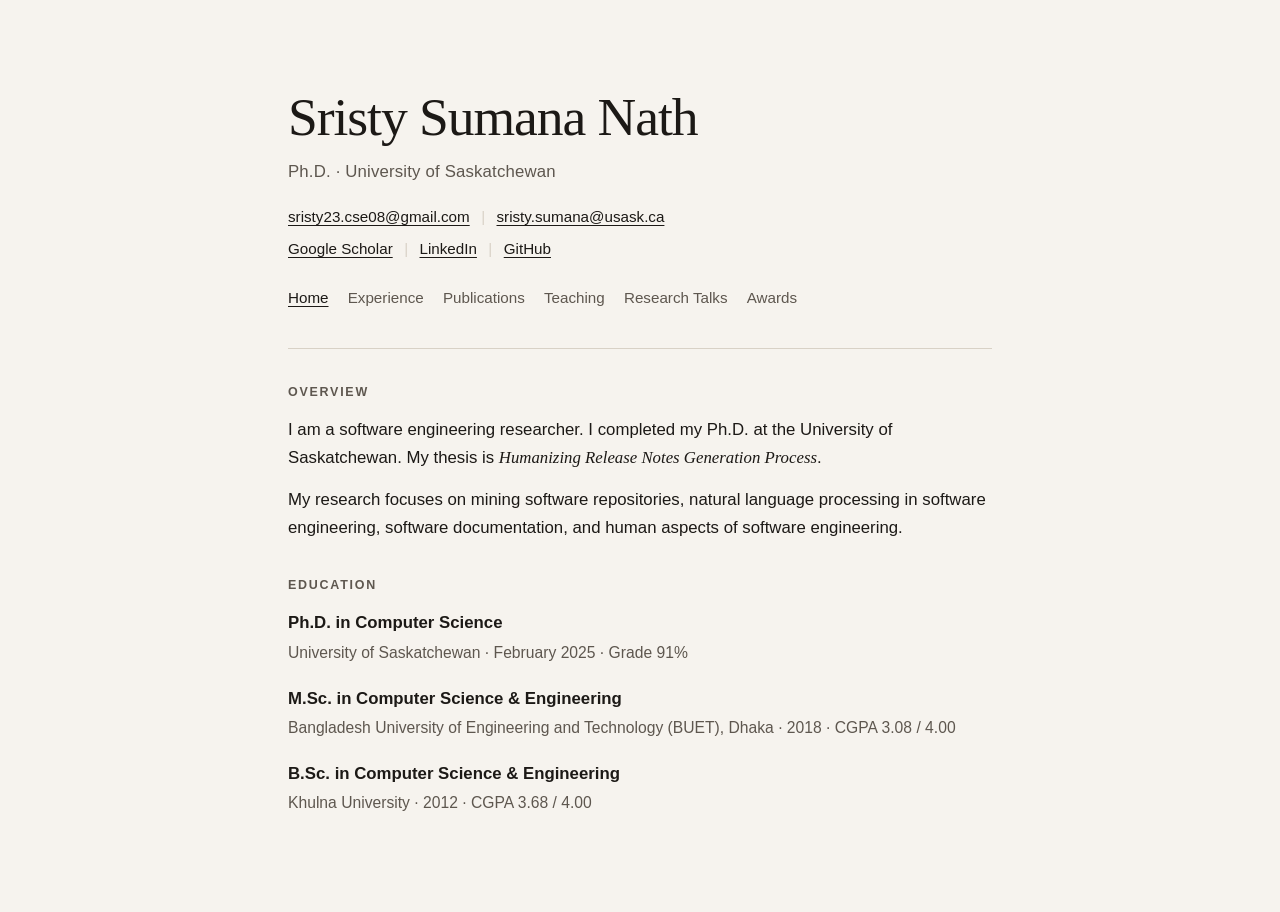
<file: index.html>
<!DOCTYPE html>
<html lang="en">
  <head>
    <meta charset="utf-8" />
    <meta http-equiv="refresh" content="0; url=pages/" />
    <link rel="canonical" href="pages/" />
    <title>Sristy Sumana Nath</title>
  </head>
  <body>
    <p><a href="pages/">Continue to site</a></p>
  </body>
</html>
</file>
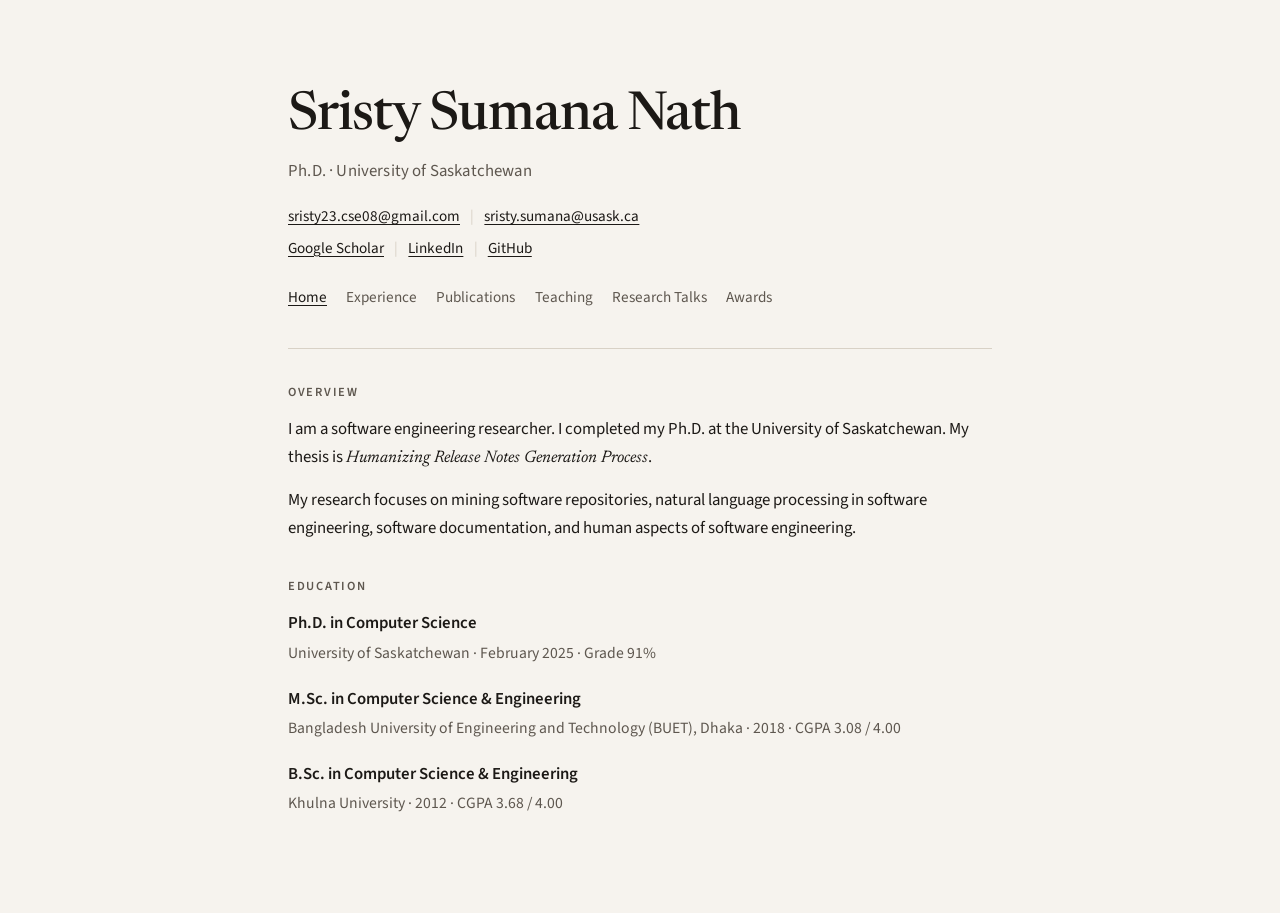
<file: pages/index.html>
<!DOCTYPE html>
<html lang="en">
  <head>
    <meta charset="utf-8" />
    <meta name="viewport" content="width=device-width, initial-scale=1" />
    <title>Sristy Sumana Nath</title>
    <meta
      name="description"
      content="Sristy Sumana Nath, Ph.D. Software engineering researcher at the University of Saskatchewan. Research in mining software repositories, NLP for software engineering, documentation, and human aspects."
    />
    <link rel="icon" href="../design/favicon.svg" type="image/svg+xml" />
    <link rel="preconnect" href="https://fonts.googleapis.com" />
    <link rel="preconnect" href="https://fonts.gstatic.com" crossorigin />
    <link
      href="https://fonts.googleapis.com/css2?family=Newsreader:ital,opsz,wght@0,6..72,400;0,6..72,500;0,6..72,600;1,6..72,400&family=Source+Sans+3:ital,wght@0,400;0,500;0,600;1,400&display=swap"
      rel="stylesheet"
    />
    <link rel="stylesheet" href="../design/styles.css" />
  </head>
  <body>
    <div class="page">
      <header class="masthead">
        <h1>Sristy Sumana Nath</h1>
        <p class="role">Ph.D. &middot; University of Saskatchewan</p>
        <p class="contact">
          <a href="mailto:sristy23.cse08@gmail.com">sristy23.cse08@gmail.com</a>
          <span class="sep" aria-hidden="true">|</span>
          <a href="mailto:sristy.sumana@usask.ca">sristy.sumana@usask.ca</a>
        </p>
        <p class="contact">
          <a href="https://scholar.google.ca/citations?user=_RppMb8AAAAJ&amp;hl=en">Google Scholar</a>
          <span class="sep" aria-hidden="true">|</span>
          <a href="https://www.linkedin.com/in/sristy-sumana-nath-82299a52/">LinkedIn</a>
          <span class="sep" aria-hidden="true">|</span>
          <a href="https://github.com/sristysumana">GitHub</a>
        </p>
        <nav class="site-nav" aria-label="Primary">
          <ul>
            <li><a href="index.html" aria-current="page">Home</a></li>
            <li><a href="experience.html">Experience</a></li>
            <li><a href="publications.html">Publications</a></li>
            <li><a href="teaching.html">Teaching</a></li>
            <li><a href="research-talks.html">Research Talks</a></li>
            <li><a href="awards.html">Awards</a></li>
          </ul>
        </nav>
      </header>

      <main>
        <section aria-labelledby="overview-heading">
          <h2 id="overview-heading">Overview</h2>
          <p>
            I am a software engineering researcher. I completed my Ph.D. at the
            University of Saskatchewan. My thesis is
            <cite>Humanizing Release Notes Generation Process</cite>.
          </p>
          <p>
            My research focuses on mining software repositories, natural
            language processing in software engineering, software documentation,
            and human aspects of software engineering.
          </p>
        </section>

        <section aria-labelledby="education-heading">
          <h2 id="education-heading">Education</h2>
          <ul class="education">
            <li>
              <p class="degree">Ph.D. in Computer Science</p>
              <p class="meta">
                University of Saskatchewan &middot; February 2025 &middot; Grade
                91%
              </p>
            </li>
            <li>
              <p class="degree">M.Sc. in Computer Science &amp; Engineering</p>
              <p class="meta">
                Bangladesh University of Engineering and Technology (BUET),
                Dhaka &middot; 2018 &middot; CGPA 3.08 / 4.00
              </p>
            </li>
            <li>
              <p class="degree">B.Sc. in Computer Science &amp; Engineering</p>
              <p class="meta">
                Khulna University &middot; 2012 &middot; CGPA 3.68 / 4.00
              </p>
            </li>
          </ul>
        </section>
      </main>
    </div>
  </body>
</html>
</file>
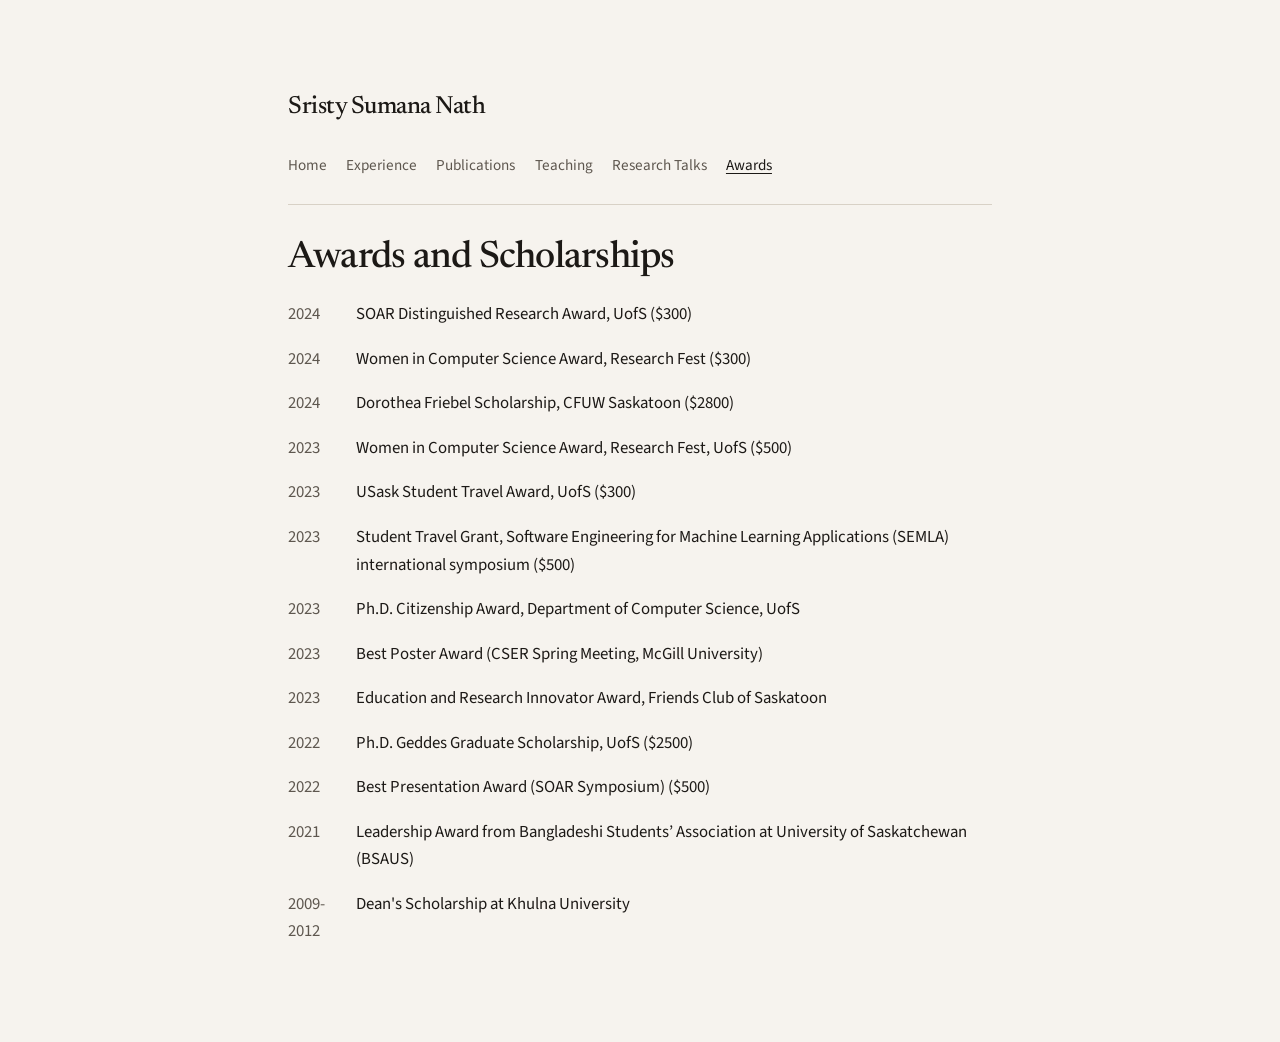
<file: pages/awards.html>
<!DOCTYPE html>
<html lang="en">
  <head>
    <meta charset="utf-8" />
    <meta name="viewport" content="width=device-width, initial-scale=1" />
    <title>Awards · Sristy Sumana Nath</title>
    <meta
      name="description"
      content="Awards and scholarships received by Sristy Sumana Nath."
    />
    <link rel="icon" href="../design/favicon.svg" type="image/svg+xml" />
    <link rel="preconnect" href="https://fonts.googleapis.com" />
    <link rel="preconnect" href="https://fonts.gstatic.com" crossorigin />
    <link
      href="https://fonts.googleapis.com/css2?family=Newsreader:ital,opsz,wght@0,6..72,400;0,6..72,500;0,6..72,600;1,6..72,400&family=Source+Sans+3:ital,wght@0,400;0,500;0,600;1,400&display=swap"
      rel="stylesheet"
    />
    <link rel="stylesheet" href="../design/styles.css" />
  </head>
  <body>
    <div class="page">
      <header class="masthead compact">
        <p class="site-name"><a href="index.html">Sristy Sumana Nath</a></p>
        <nav class="site-nav" aria-label="Primary">
          <ul>
            <li><a href="index.html">Home</a></li>
            <li><a href="experience.html">Experience</a></li>
            <li><a href="publications.html">Publications</a></li>
            <li><a href="teaching.html">Teaching</a></li>
            <li><a href="research-talks.html">Research Talks</a></li>
            <li><a href="awards.html" aria-current="page">Awards</a></li>
          </ul>
        </nav>
      </header>

      <main>
        <h1 class="page-title">Awards and Scholarships</h1>
        <ul class="awards">
          <li>
            <span class="year">2024</span>
            <span>SOAR Distinguished Research Award, UofS ($300)</span>
          </li>
          <li>
            <span class="year">2024</span>
            <span>Women in Computer Science Award, Research Fest ($300)</span>
          </li>
          <li>
            <span class="year">2024</span>
            <span>Dorothea Friebel Scholarship, CFUW Saskatoon ($2800)</span>
          </li>
          <li>
            <span class="year">2023</span>
            <span
              >Women in Computer Science Award, Research Fest, UofS
              ($500)</span
            >
          </li>
          <li>
            <span class="year">2023</span>
            <span>USask Student Travel Award, UofS ($300)</span>
          </li>
          <li>
            <span class="year">2023</span>
            <span
              >Student Travel Grant, Software Engineering for Machine Learning
              Applications (SEMLA) international symposium ($500)</span
            >
          </li>
          <li>
            <span class="year">2023</span>
            <span
              >Ph.D. Citizenship Award, Department of Computer Science,
              UofS</span
            >
          </li>
          <li>
            <span class="year">2023</span>
            <span>Best Poster Award (CSER Spring Meeting, McGill University)</span>
          </li>
          <li>
            <span class="year">2023</span>
            <span
              >Education and Research Innovator Award, Friends Club of
              Saskatoon</span
            >
          </li>
          <li>
            <span class="year">2022</span>
            <span>Ph.D. Geddes Graduate Scholarship, UofS ($2500)</span>
          </li>
          <li>
            <span class="year">2022</span>
            <span>Best Presentation Award (SOAR Symposium) ($500)</span>
          </li>
          <li>
            <span class="year">2021</span>
            <span>Leadership Award from Bangladeshi Students’ Association at
              University of Saskatchewan (BSAUS)</span>
          </li>
          <li>
            <span class="year">2009-2012</span>
            <span>Dean's Scholarship at Khulna University</span>
          </li>
        </ul>
      </main>
    </div>
  </body>
</html>
</file>
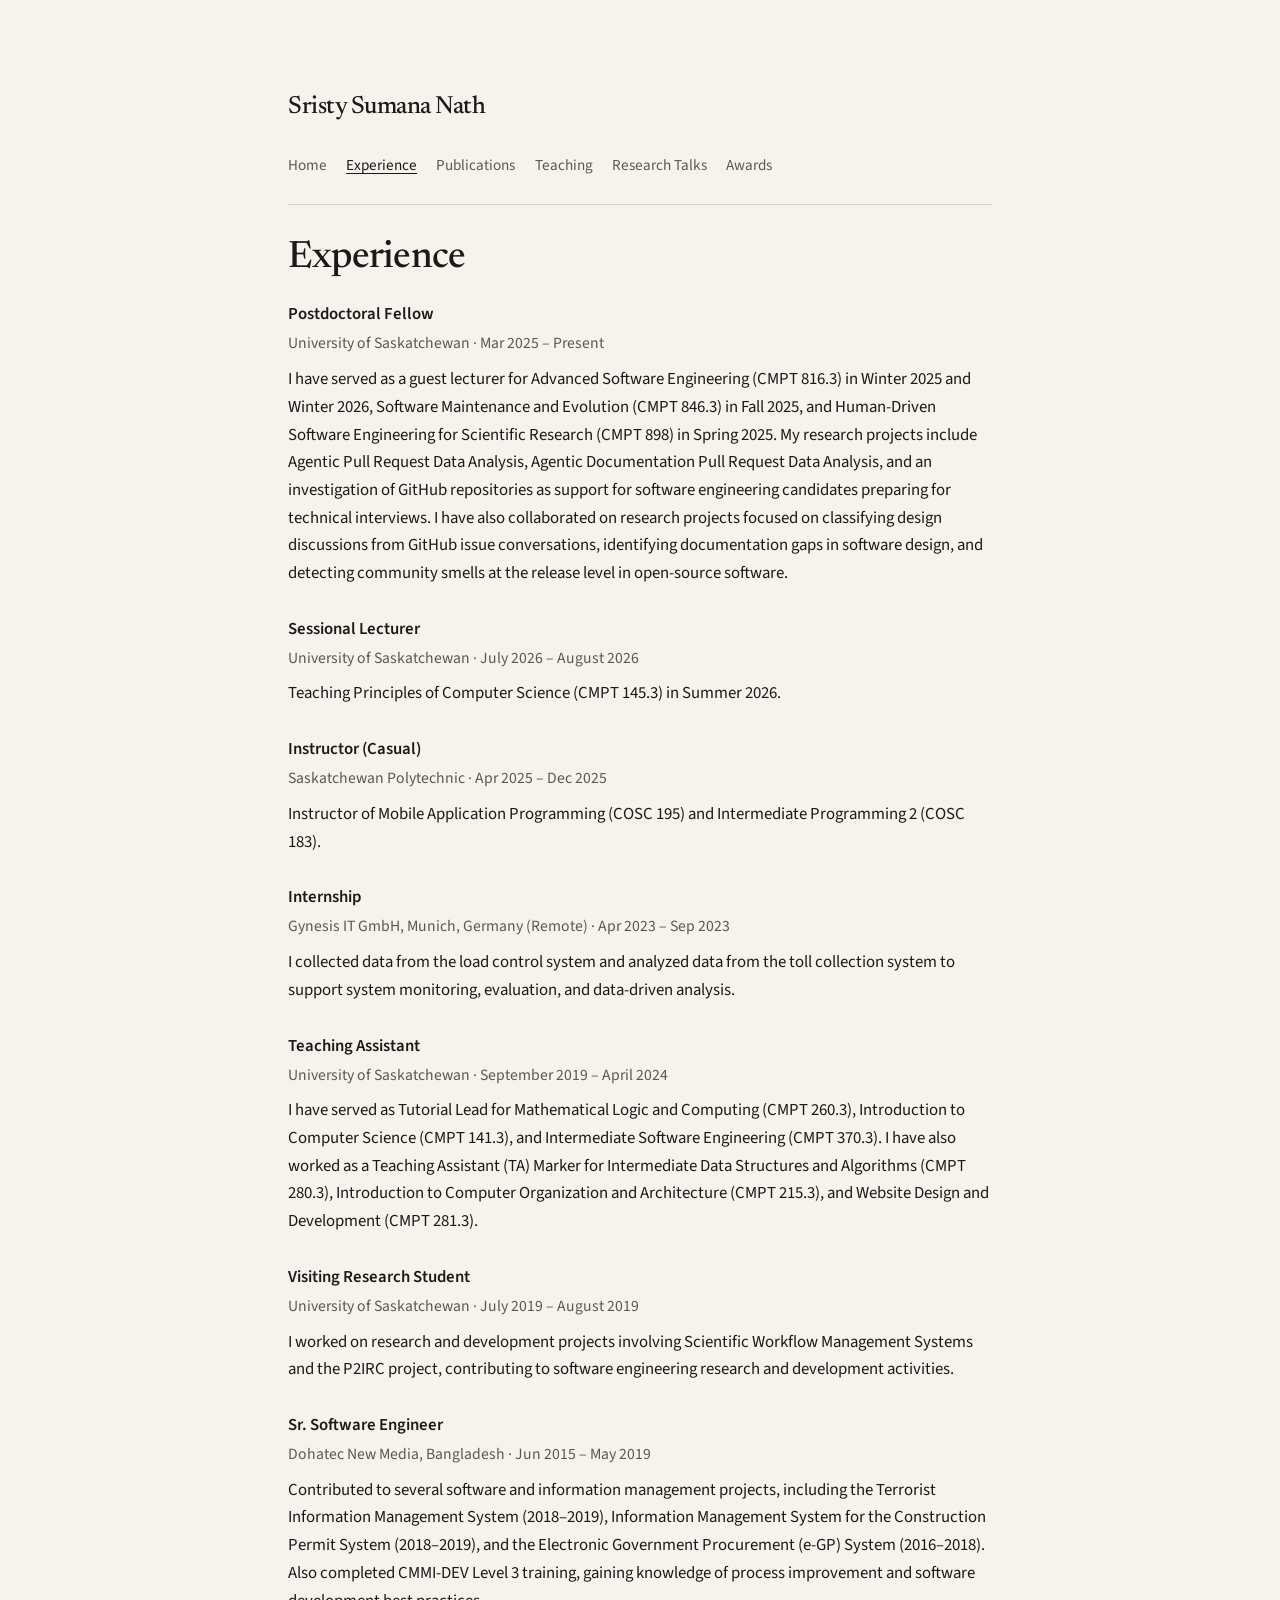
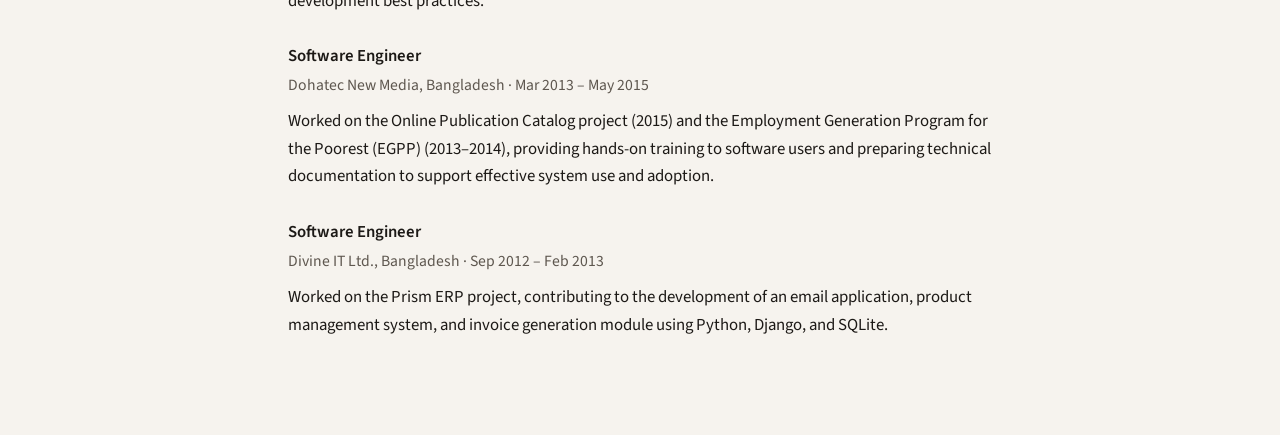
<file: pages/experience.html>
<!DOCTYPE html>
<html lang="en">
  <head>
    <meta charset="utf-8" />
    <meta name="viewport" content="width=device-width, initial-scale=1" />
    <title>Experience · Sristy Sumana Nath</title>
    <meta
      name="description"
      content="Academic, teaching, research, and industry experience of Sristy Sumana Nath."
    />
    <link rel="icon" href="../design/favicon.svg" type="image/svg+xml" />
    <link rel="preconnect" href="https://fonts.googleapis.com" />
    <link rel="preconnect" href="https://fonts.gstatic.com" crossorigin />
    <link
      href="https://fonts.googleapis.com/css2?family=Newsreader:ital,opsz,wght@0,6..72,400;0,6..72,500;0,6..72,600;1,6..72,400&family=Source+Sans+3:ital,wght@0,400;0,500;0,600;1,400&display=swap"
      rel="stylesheet"
    />
    <link rel="stylesheet" href="../design/styles.css" />
  </head>
  <body>
    <div class="page">
      <header class="masthead compact">
        <p class="site-name"><a href="index.html">Sristy Sumana Nath</a></p>
        <nav class="site-nav" aria-label="Primary">
          <ul>
            <li><a href="index.html">Home</a></li>
            <li>
              <a href="experience.html" aria-current="page">Experience</a>
            </li>
            <li><a href="publications.html">Publications</a></li>
            <li><a href="teaching.html">Teaching</a></li>
            <li><a href="research-talks.html">Research Talks</a></li>
            <li><a href="awards.html">Awards</a></li>
          </ul>
        </nav>
      </header>

      <main>
        <h1 class="page-title">Experience</h1>
        <ul class="jobs">
          <li>
            <p class="job-title">Postdoctoral Fellow</p>
            <p class="job-meta">
              University of Saskatchewan &middot; Mar 2025 – Present
            </p>
            <p>
              I have served as a guest lecturer for Advanced Software
              Engineering (CMPT 816.3) in Winter 2025 and Winter 2026, Software
              Maintenance and Evolution (CMPT 846.3) in Fall 2025, and
              Human-Driven Software Engineering for Scientific Research (CMPT
              898) in Spring 2025. My research projects include Agentic Pull
              Request Data Analysis, Agentic Documentation Pull Request Data
              Analysis, and an investigation of GitHub repositories as support
              for software engineering candidates preparing for technical
              interviews. I have also collaborated on research projects focused
              on classifying design discussions from GitHub issue conversations,
              identifying documentation gaps in software design, and detecting
              community smells at the release level in open-source software.
            </p>
          </li>
          <li>
            <p class="job-title">Sessional Lecturer</p>
            <p class="job-meta">
              University of Saskatchewan &middot; July 2026 – August 2026
            </p>
            <p>
              Teaching Principles of Computer Science (CMPT 145.3) in Summer
              2026.
            </p>
          </li>
          <li>
            <p class="job-title">Instructor (Casual)</p>
            <p class="job-meta">
              Saskatchewan Polytechnic &middot; Apr 2025 – Dec 2025
            </p>
            <p>
              Instructor of Mobile Application Programming (COSC 195) and
              Intermediate Programming 2 (COSC 183).
            </p>
          </li>
          <li>
            <p class="job-title">Internship</p>
            <p class="job-meta">
              Gynesis IT GmbH, Munich, Germany (Remote) &middot; Apr 2023 – Sep
              2023
            </p>
            <p>
              I collected data from the load control system and analyzed data
              from the toll collection system to support system monitoring,
              evaluation, and data-driven analysis.
            </p>
          </li>
          <li>
            <p class="job-title">Teaching Assistant</p>
            <p class="job-meta">
              University of Saskatchewan &middot; September 2019 – April 2024
            </p>
            <p>
              I have served as Tutorial Lead for Mathematical Logic and
              Computing (CMPT 260.3), Introduction to Computer Science (CMPT
              141.3), and Intermediate Software Engineering (CMPT 370.3). I have
              also worked as a Teaching Assistant (TA) Marker for Intermediate
              Data Structures and Algorithms (CMPT 280.3), Introduction to
              Computer Organization and Architecture (CMPT 215.3), and Website
              Design and Development (CMPT 281.3).
            </p>
          </li>
          <li>
            <p class="job-title">Visiting Research Student</p>
            <p class="job-meta">
              University of Saskatchewan &middot; July 2019 – August 2019
            </p>
            <p>
              I worked on research and development projects involving Scientific
              Workflow Management Systems and the P2IRC project, contributing to
              software engineering research and development activities.
            </p>
          </li>
          <li>
            <p class="job-title">Sr. Software Engineer</p>
            <p class="job-meta">
              Dohatec New Media, Bangladesh &middot; Jun 2015 – May 2019
            </p>
            <p>
              Contributed to several software and information management
              projects, including the Terrorist Information Management System
              (2018–2019), Information Management System for the Construction
              Permit System (2018–2019), and the Electronic Government
              Procurement (e-GP) System (2016–2018). Also completed CMMI-DEV
              Level 3 training, gaining knowledge of process improvement and
              software development best practices.
            </p>
          </li>
          <li>
            <p class="job-title">Software Engineer</p>
            <p class="job-meta">
              Dohatec New Media, Bangladesh &middot; Mar 2013 – May 2015
            </p>
            <p>
              Worked on the Online Publication Catalog project (2015) and the
              Employment Generation Program for the Poorest (EGPP) (2013–2014),
              providing hands-on training to software users and preparing
              technical documentation to support effective system use and
              adoption.
            </p>
          </li>
          <li>
            <p class="job-title">Software Engineer</p>
            <p class="job-meta">
              Divine IT Ltd., Bangladesh &middot; Sep 2012 – Feb 2013
            </p>
            <p>
              Worked on the Prism ERP project, contributing to the development
              of an email application, product management system, and invoice
              generation module using Python, Django, and SQLite.
            </p>
          </li>
        </ul>
      </main>
    </div>
  </body>
</html>
</file>
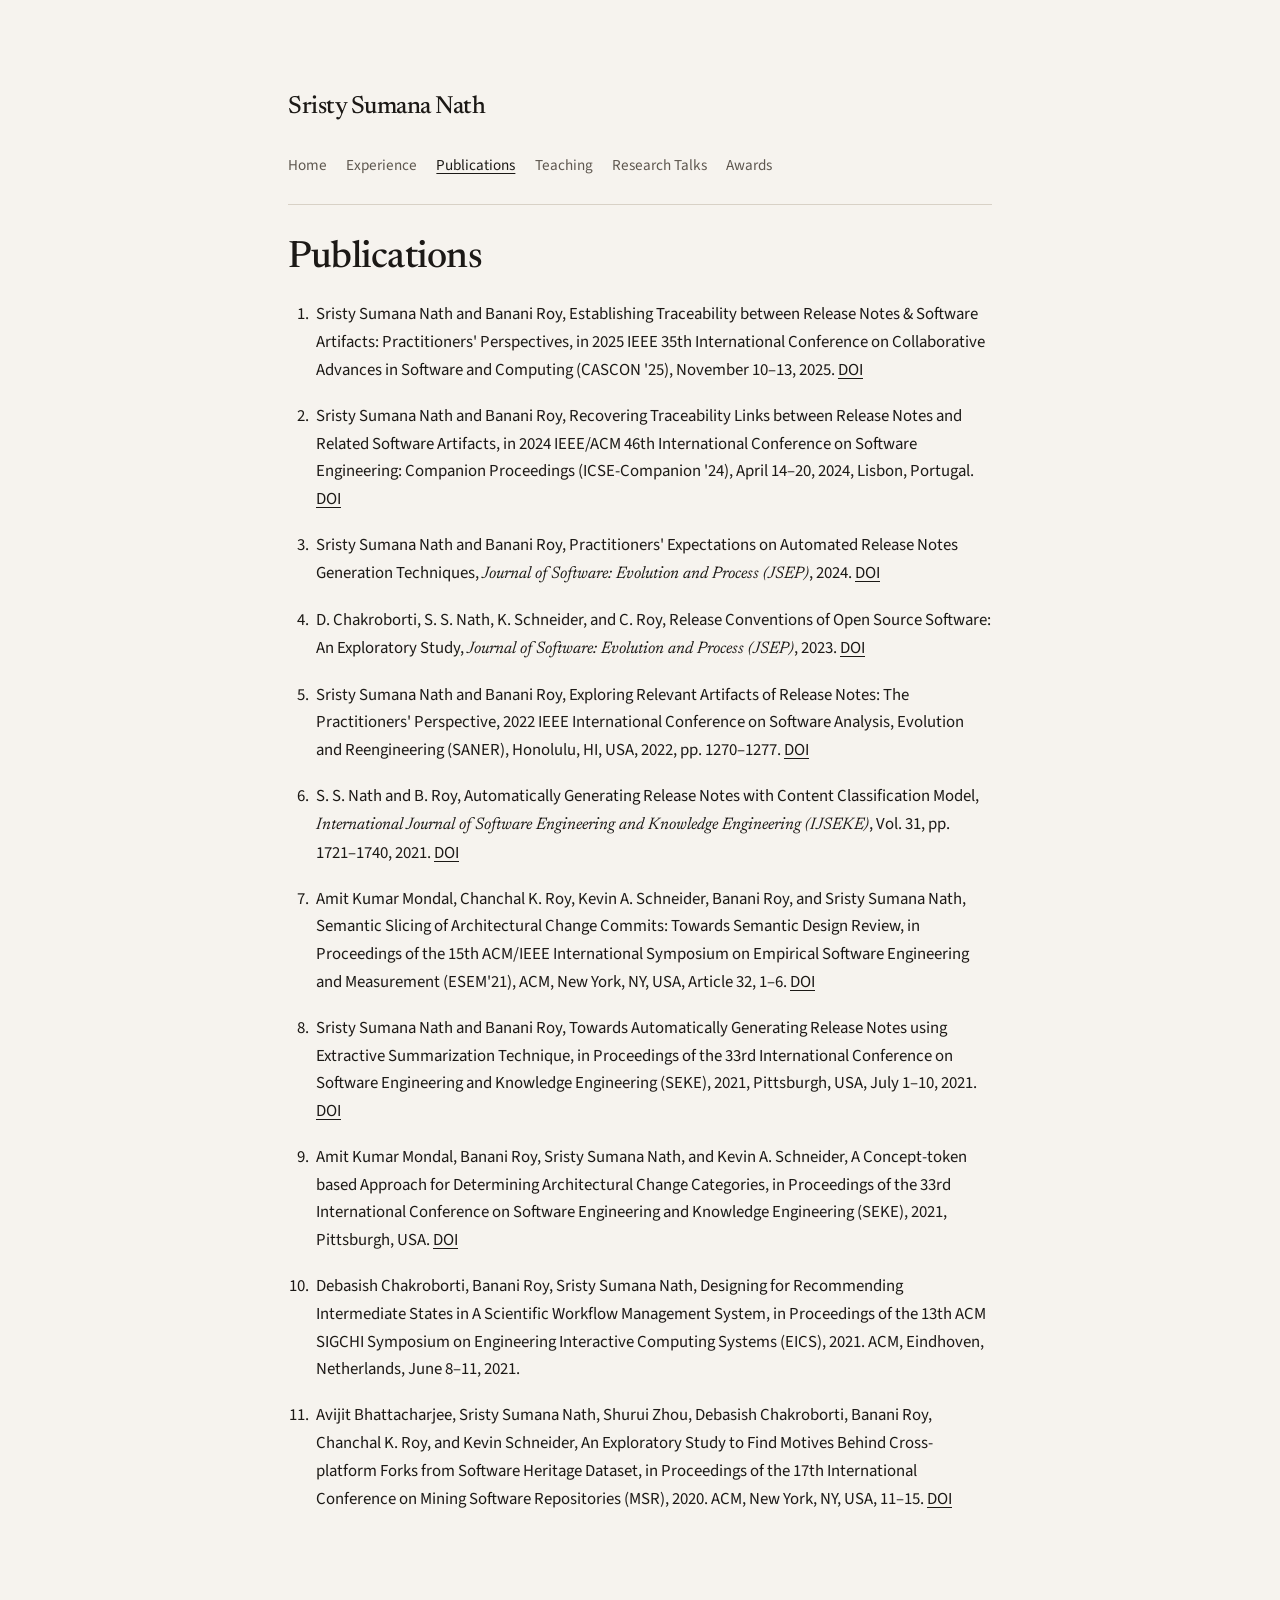
<file: pages/publications.html>
<!DOCTYPE html>
<html lang="en">
  <head>
    <meta charset="utf-8" />
    <meta name="viewport" content="width=device-width, initial-scale=1" />
    <title>Publications · Sristy Sumana Nath</title>
    <meta
      name="description"
      content="Publications by Sristy Sumana Nath on release notes, software documentation, traceability, and mining software repositories."
    />
    <link rel="icon" href="../design/favicon.svg" type="image/svg+xml" />
    <link rel="preconnect" href="https://fonts.googleapis.com" />
    <link rel="preconnect" href="https://fonts.gstatic.com" crossorigin />
    <link
      href="https://fonts.googleapis.com/css2?family=Newsreader:ital,opsz,wght@0,6..72,400;0,6..72,500;0,6..72,600;1,6..72,400&family=Source+Sans+3:ital,wght@0,400;0,500;0,600;1,400&display=swap"
      rel="stylesheet"
    />
    <link rel="stylesheet" href="../design/styles.css" />
  </head>
  <body>
    <div class="page">
      <header class="masthead compact">
        <p class="site-name"><a href="index.html">Sristy Sumana Nath</a></p>
        <nav class="site-nav" aria-label="Primary">
          <ul>
            <li><a href="index.html">Home</a></li>
            <li><a href="experience.html">Experience</a></li>
            <li>
              <a href="publications.html" aria-current="page">Publications</a>
            </li>
            <li><a href="teaching.html">Teaching</a></li>
            <li><a href="research-talks.html">Research Talks</a></li>
            <li><a href="awards.html">Awards</a></li>
          </ul>
        </nav>
      </header>

      <main>
        <h1 class="page-title">Publications</h1>
        <ol class="biblio">
          <li>
            Sristy Sumana Nath and Banani Roy, Establishing Traceability between
            Release Notes &amp; Software Artifacts: Practitioners' Perspectives,
            in 2025 IEEE 35th International Conference on Collaborative Advances
            in Software and Computing (CASCON '25), November 10–13, 2025.
            <a class="doi" href="https://doi.org/10.1109/CASCON66301.2025.00067"
              >DOI</a
            >
          </li>
          <li>
            Sristy Sumana Nath and Banani Roy, Recovering Traceability Links
            between Release Notes and Related Software Artifacts, in 2024
            IEEE/ACM 46th International Conference on Software Engineering:
            Companion Proceedings (ICSE-Companion '24), April 14–20, 2024,
            Lisbon, Portugal.
            <a class="doi" href="https://doi.org/10.1145/3639478.3643126"
              >DOI</a
            >
          </li>
          <li>
            Sristy Sumana Nath and Banani Roy, Practitioners' Expectations on
            Automated Release Notes Generation Techniques,
            <cite>Journal of Software: Evolution and Process (JSEP)</cite>,
            2024.
            <a class="doi" href="https://doi.org/10.1002/smr.2657">DOI</a>
          </li>
          <li>
            D. Chakroborti, S. S. Nath, K. Schneider, and C. Roy, Release
            Conventions of Open Source Software: An Exploratory Study,
            <cite>Journal of Software: Evolution and Process (JSEP)</cite>,
            2023.
            <a class="doi" href="https://doi.org/10.1002/smr.2499">DOI</a>
          </li>
          <li>
            Sristy Sumana Nath and Banani Roy, Exploring Relevant Artifacts of
            Release Notes: The Practitioners' Perspective, 2022 IEEE
            International Conference on Software Analysis, Evolution and
            Reengineering (SANER), Honolulu, HI, USA, 2022, pp. 1270–1277.
            <a class="doi" href="https://doi.org/10.1109/SANER53432.2022.00152"
              >DOI</a
            >
          </li>
          <li>
            S. S. Nath and B. Roy, Automatically Generating Release Notes with
            Content Classification Model,
            <cite
              >International Journal of Software Engineering and Knowledge
              Engineering (IJSEKE)</cite
            >, Vol. 31, pp. 1721–1740, 2021.
            <a class="doi" href="https://doi.org/10.1142/S0218194021400192"
              >DOI</a
            >
          </li>
          <li>
            Amit Kumar Mondal, Chanchal K. Roy, Kevin A. Schneider, Banani Roy,
            and Sristy Sumana Nath, Semantic Slicing of Architectural Change
            Commits: Towards Semantic Design Review, in Proceedings of the 15th
            ACM/IEEE International Symposium on Empirical Software Engineering
            and Measurement (ESEM'21), ACM, New York, NY, USA, Article 32, 1–6.
            <a class="doi" href="https://doi.org/10.1145/3475716.3484487"
              >DOI</a
            >
          </li>
          <li>
            Sristy Sumana Nath and Banani Roy, Towards Automatically Generating
            Release Notes using Extractive Summarization Technique, in
            Proceedings of the 33rd International Conference on Software
            Engineering and Knowledge Engineering (SEKE), 2021, Pittsburgh, USA,
            July 1–10, 2021.
            <a class="doi" href="https://doi.org/10.18293/SEKE2021-119">DOI</a>
          </li>
          <li>
            Amit Kumar Mondal, Banani Roy, Sristy Sumana Nath, and Kevin A.
            Schneider, A Concept-token based Approach for Determining
            Architectural Change Categories, in Proceedings of the 33rd
            International Conference on Software Engineering and Knowledge
            Engineering (SEKE), 2021, Pittsburgh, USA.
            <a class="doi" href="https://doi.org/10.18293/SEKE2021-060">DOI</a>
          </li>
          <li>
            Debasish Chakroborti, Banani Roy, Sristy Sumana Nath, Designing for
            Recommending Intermediate States in A Scientific Workflow Management
            System, in Proceedings of the 13th ACM SIGCHI Symposium on
            Engineering Interactive Computing Systems (EICS), 2021. ACM,
            Eindhoven, Netherlands, June 8–11, 2021.
          </li>
          <li>
            Avijit Bhattacharjee, Sristy Sumana Nath, Shurui Zhou, Debasish
            Chakroborti, Banani Roy, Chanchal K. Roy, and Kevin Schneider, An
            Exploratory Study to Find Motives Behind Cross-platform Forks from
            Software Heritage Dataset, in Proceedings of the 17th International
            Conference on Mining Software Repositories (MSR), 2020. ACM, New
            York, NY, USA, 11–15.
            <a class="doi" href="https://doi.org/10.1145/3379597.3387512"
              >DOI</a
            >
          </li>
        </ol>
      </main>
    </div>
  </body>
</html>
</file>
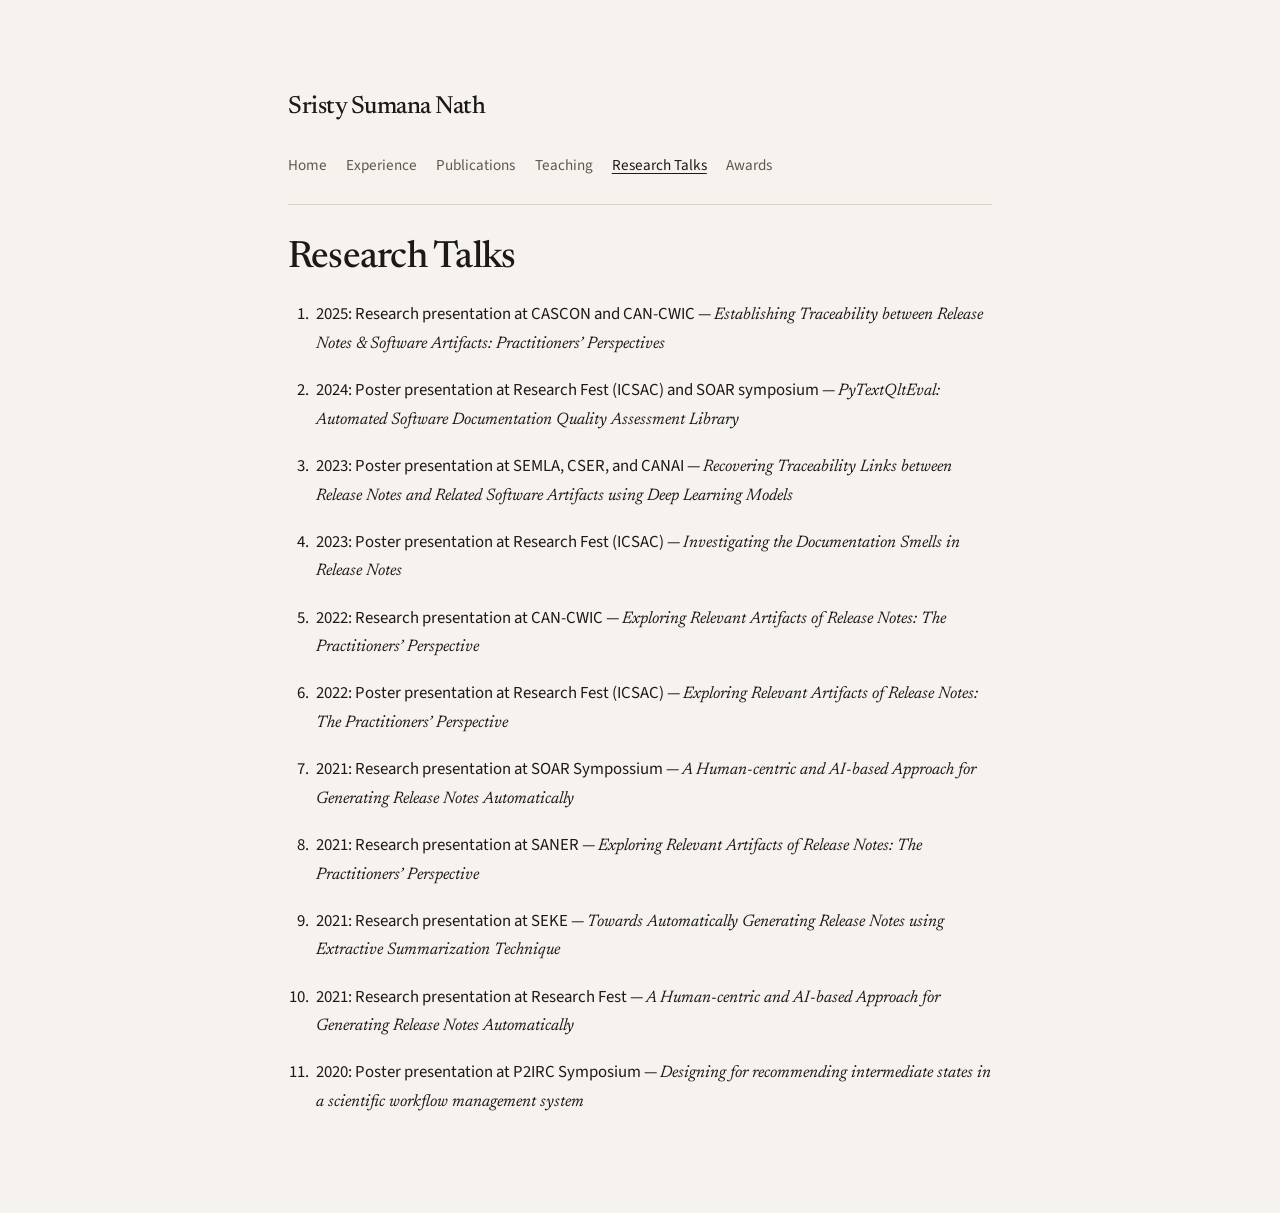
<file: pages/research-talks.html>
<!DOCTYPE html>
<html lang="en">
  <head>
    <meta charset="utf-8" />
    <meta name="viewport" content="width=device-width, initial-scale=1" />
    <title>Research Talks · Sristy Sumana Nath</title>
    <meta
      name="description"
      content="Research talks and poster presentations by Sristy Sumana Nath."
    />
    <link rel="icon" href="../design/favicon.svg" type="image/svg+xml" />
    <link rel="preconnect" href="https://fonts.googleapis.com" />
    <link rel="preconnect" href="https://fonts.gstatic.com" crossorigin />
    <link
      href="https://fonts.googleapis.com/css2?family=Newsreader:ital,opsz,wght@0,6..72,400;0,6..72,500;0,6..72,600;1,6..72,400&family=Source+Sans+3:ital,wght@0,400;0,500;0,600;1,400&display=swap"
      rel="stylesheet"
    />
    <link rel="stylesheet" href="../design/styles.css" />
  </head>
  <body>
    <div class="page">
      <header class="masthead compact">
        <p class="site-name"><a href="index.html">Sristy Sumana Nath</a></p>
        <nav class="site-nav" aria-label="Primary">
          <ul>
            <li><a href="index.html">Home</a></li>
            <li><a href="experience.html">Experience</a></li>
            <li><a href="publications.html">Publications</a></li>
            <li><a href="teaching.html">Teaching</a></li>
            <li>
              <a href="research-talks.html" aria-current="page"
                >Research Talks</a
              >
            </li>
            <li><a href="awards.html">Awards</a></li>
          </ul>
        </nav>
      </header>

      <main>
        <h1 class="page-title">Research Talks</h1>
        <ol class="talks">
          <li>
            2025: Research presentation at CASCON and CAN-CWIC —
            <cite
              >Establishing Traceability between Release Notes &amp; Software
              Artifacts: Practitioners’ Perspectives</cite
            >
          </li>
          <li>
            2024: Poster presentation at Research Fest (ICSAC) and SOAR
            symposium —
            <cite
              >PyTextQltEval: Automated Software Documentation Quality
              Assessment Library</cite
            >
          </li>
          <li>
            2023: Poster presentation at SEMLA, CSER, and CANAI —
            <cite
              >Recovering Traceability Links between Release Notes and Related
              Software Artifacts using Deep Learning Models</cite
            >
          </li>
          <li>
            2023: Poster presentation at Research Fest (ICSAC) —
            <cite>Investigating the Documentation Smells in Release Notes</cite>
          </li>
          <li>
            2022: Research presentation at CAN-CWIC —
            <cite
              >Exploring Relevant Artifacts of Release Notes: The Practitioners’
              Perspective</cite
            >
          </li>
          <li>
            2022: Poster presentation at Research Fest (ICSAC) —
            <cite
              >Exploring Relevant Artifacts of Release Notes: The Practitioners’
              Perspective</cite
            >
          </li>
          <li>
            2021: Research presentation at SOAR Sympossium —
            <cite
              >A Human-centric and AI-based Approach for Generating Release
              Notes Automatically</cite
            >
          </li>
          <li>
            2021: Research presentation at SANER —
            <cite
              >Exploring Relevant Artifacts of Release Notes: The Practitioners’
              Perspective</cite
            >
          </li>
          <li>
            2021: Research presentation at SEKE —
            <cite
              >Towards Automatically Generating Release Notes using Extractive
              Summarization Technique</cite
            >
          </li>
          <li>
            2021: Research presentation at Research Fest —
            <cite
              >A Human-centric and AI-based Approach for Generating Release
              Notes Automatically</cite
            >
          </li>
          <li>
            2020: Poster presentation at P2IRC Symposium —
            <cite
              >Designing for recommending intermediate states in a scientific
              workflow management system</cite
            >
          </li>
        </ol>
      </main>
    </div>
  </body>
</html>
</file>
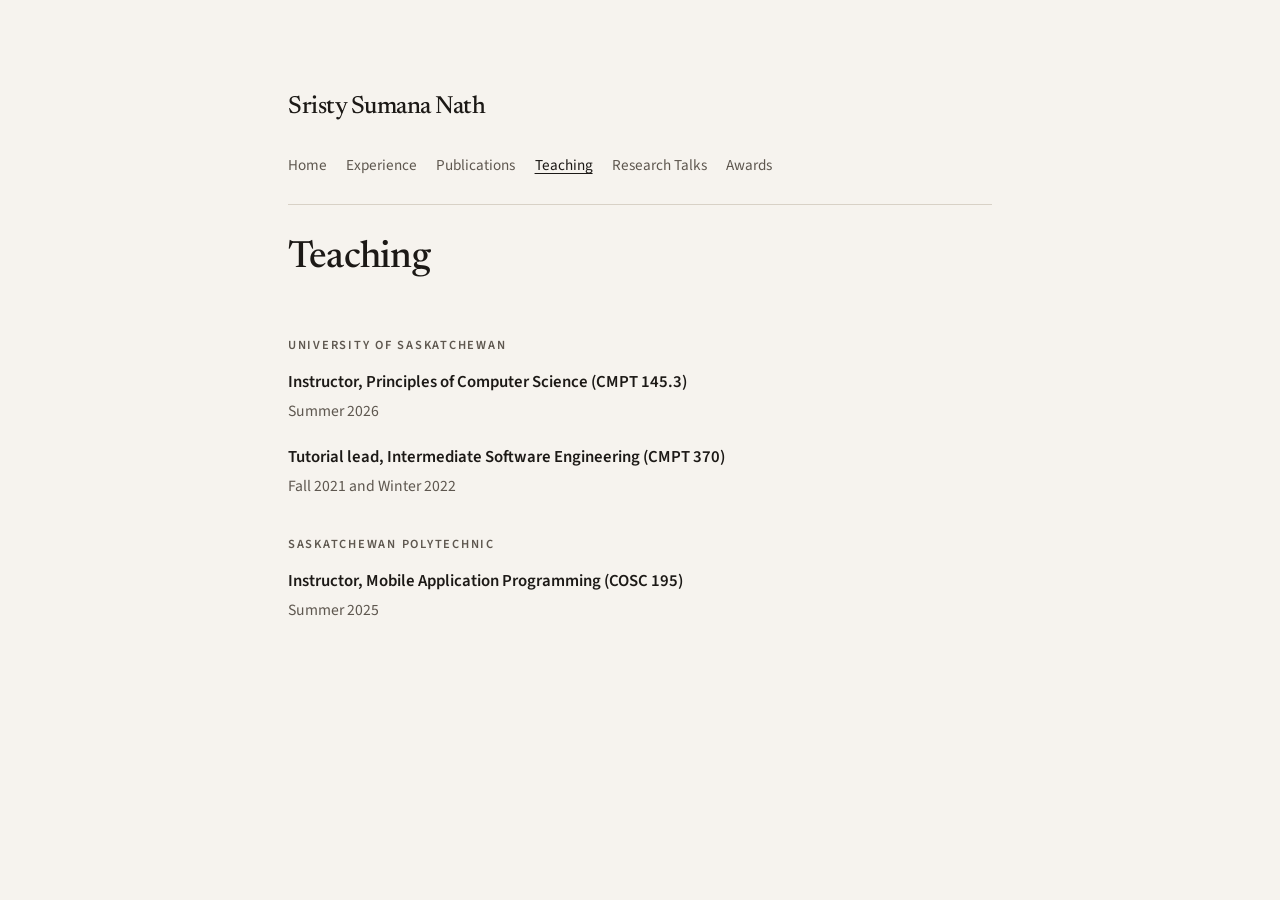
<file: pages/teaching.html>
<!DOCTYPE html>
<html lang="en">
  <head>
    <meta charset="utf-8" />
    <meta name="viewport" content="width=device-width, initial-scale=1" />
    <title>Teaching · Sristy Sumana Nath</title>
    <meta
      name="description"
      content="Teaching experience of Sristy Sumana Nath at the University of Saskatchewan and Saskatchewan Polytechnic."
    />
    <link rel="icon" href="../design/favicon.svg" type="image/svg+xml" />
    <link rel="preconnect" href="https://fonts.googleapis.com" />
    <link rel="preconnect" href="https://fonts.gstatic.com" crossorigin />
    <link
      href="https://fonts.googleapis.com/css2?family=Newsreader:ital,opsz,wght@0,6..72,400;0,6..72,500;0,6..72,600;1,6..72,400&family=Source+Sans+3:ital,wght@0,400;0,500;0,600;1,400&display=swap"
      rel="stylesheet"
    />
    <link rel="stylesheet" href="../design/styles.css" />
  </head>
  <body>
    <div class="page">
      <header class="masthead compact">
        <p class="site-name"><a href="index.html">Sristy Sumana Nath</a></p>
        <nav class="site-nav" aria-label="Primary">
          <ul>
            <li><a href="index.html">Home</a></li>
            <li><a href="experience.html">Experience</a></li>
            <li><a href="publications.html">Publications</a></li>
            <li><a href="teaching.html" aria-current="page">Teaching</a></li>
            <li><a href="research-talks.html">Research Talks</a></li>
            <li><a href="awards.html">Awards</a></li>
          </ul>
        </nav>
      </header>

      <main>
        <h1 class="page-title">Teaching</h1>

        <section aria-labelledby="usask-teaching">
          <h2 id="usask-teaching">University of Saskatchewan</h2>
          <ul class="education">
            <li>
              <p class="degree">
                Instructor, Principles of Computer Science (CMPT 145.3)
              </p>
              <p class="meta">Summer 2026</p>
            </li>
            <li>
              <p class="degree">
                Tutorial lead, Intermediate Software Engineering (CMPT 370)
              </p>
              <p class="meta">Fall 2021 and Winter 2022</p>
            </li>
          </ul>
        </section>

        <section aria-labelledby="saskpoly-teaching">
          <h2 id="saskpoly-teaching">Saskatchewan Polytechnic</h2>
          <ul class="education">
            <li>
              <p class="degree">
                Instructor, Mobile Application Programming (COSC 195)
              </p>
              <p class="meta">Summer 2025</p>
            </li>
          </ul>
        </section>
      </main>
    </div>
  </body>
</html>
</file>
<file: design/styles.css>
:root {
  --paper: #f6f3ee;
  --ink: #1c1916;
  --muted: #5e574f;
  --rule: #d8d1c6;
  --link: #1c1916;
}

*,
*::before,
*::after {
  box-sizing: border-box;
}

html {
  -webkit-font-smoothing: antialiased;
  text-rendering: optimizeLegibility;
}

body {
  margin: 0;
  min-height: 100vh;
  background: var(--paper);
  color: var(--ink);
  font-family: "Source Sans 3", "Segoe UI", sans-serif;
  font-size: 1.05rem;
  line-height: 1.65;
}

.page {
  width: min(44rem, calc(100% - 3rem));
  margin: 0 auto;
  padding: 5.5rem 0 6rem;
}

.masthead {
  padding-bottom: 2.25rem;
  border-bottom: 1px solid var(--rule);
}

.masthead.compact {
  padding-bottom: 1.5rem;
}

h1 {
  margin: 0;
  font-family: "Newsreader", "Iowan Old Style", "Palatino Linotype", serif;
  font-size: clamp(2.4rem, 6vw, 3.35rem);
  font-weight: 500;
  letter-spacing: -0.02em;
  line-height: 1.1;
}

.page-title {
  margin: 2.1rem 0 1.35rem;
  font-size: clamp(1.85rem, 4vw, 2.35rem);
}

.site-name {
  margin: 0;
  font-family: "Newsreader", "Iowan Old Style", "Palatino Linotype", serif;
  font-size: 1.55rem;
  font-weight: 500;
  letter-spacing: -0.02em;
}

.site-name a {
  color: inherit;
  text-decoration: none;
}

.site-name a:hover,
.site-name a:focus-visible {
  text-decoration: underline;
  text-underline-offset: 0.16em;
}

.site-nav {
  margin-top: 1.45rem;
}

.site-nav ul {
  display: flex;
  flex-wrap: wrap;
  gap: 0.4rem 1.2rem;
  margin: 0;
  padding: 0;
  list-style: none;
}

.site-nav a {
  color: var(--muted);
  font-size: 0.95rem;
  text-decoration: none;
}

.site-nav a:hover,
.site-nav a:focus-visible,
.site-nav a[aria-current="page"] {
  color: var(--ink);
  text-decoration: underline;
  text-decoration-thickness: 1px;
  text-underline-offset: 0.22em;
}

.role {
  margin: 0.7rem 0 0;
  color: var(--muted);
  font-size: 1.05rem;
  letter-spacing: 0.01em;
}

.contact {
  margin: 1.15rem 0 0;
  font-size: 0.95rem;
}

.contact + .contact {
  margin-top: 0.4rem;
}

.contact a,
.biblio a,
.talks a {
  color: var(--link);
  text-decoration: underline;
  text-decoration-thickness: 1px;
  text-underline-offset: 0.18em;
}

.contact a:hover,
.contact a:focus-visible,
.biblio a:hover,
.biblio a:focus-visible,
.talks a:hover,
.talks a:focus-visible {
  text-decoration-thickness: 2px;
}

.sep {
  margin: 0 0.45rem;
  color: var(--rule);
}

section {
  padding: 2.1rem 0 0;
}

h2 {
  margin: 0 0 0.85rem;
  color: var(--muted);
  font-family: "Source Sans 3", "Segoe UI", sans-serif;
  font-size: 0.78rem;
  font-weight: 600;
  letter-spacing: 0.14em;
  text-transform: uppercase;
}

p {
  margin: 0 0 0.9rem;
}

p:last-child {
  margin-bottom: 0;
}

cite {
  font-style: italic;
  font-family: "Newsreader", "Iowan Old Style", serif;
}

.education {
  margin: 0;
  padding: 0;
  list-style: none;
}

.education li + li {
  margin-top: 1.2rem;
}

.degree {
  margin: 0;
  font-weight: 600;
}

.meta {
  margin: 0.15rem 0 0;
  color: var(--muted);
  font-size: 0.98rem;
}

.biblio,
.talks {
  margin: 0;
  padding-left: 1.5rem;
}

.biblio li,
.talks li {
  margin-bottom: 1.15rem;
  padding-left: 0.25rem;
}

.biblio li:last-child,
.talks li:last-child {
  margin-bottom: 0;
}

.doi {
  color: var(--muted);
  white-space: nowrap;
}

.awards {
  margin: 0;
  padding: 0;
  list-style: none;
}

.awards li {
  display: grid;
  grid-template-columns: 3.4rem minmax(0, 1fr);
  gap: 0.85rem;
  margin-bottom: 1.05rem;
}

.awards li:last-child {
  margin-bottom: 0;
}

.awards .year {
  color: var(--muted);
}

.jobs {
  margin: 0;
  padding: 0;
  list-style: none;
}

.jobs li + li {
  margin-top: 1.75rem;
}

.job-title {
  margin: 0;
  font-weight: 600;
}

.job-meta {
  margin: 0.15rem 0 0.55rem;
  color: var(--muted);
  font-size: 0.98rem;
}

@media (max-width: 560px) {
  .page {
    width: min(44rem, calc(100% - 2rem));
    padding-top: 3.25rem;
  }

  .contact {
    display: flex;
    flex-direction: column;
    gap: 0.35rem;
  }

  .sep {
    display: none;
  }
}
</file>
